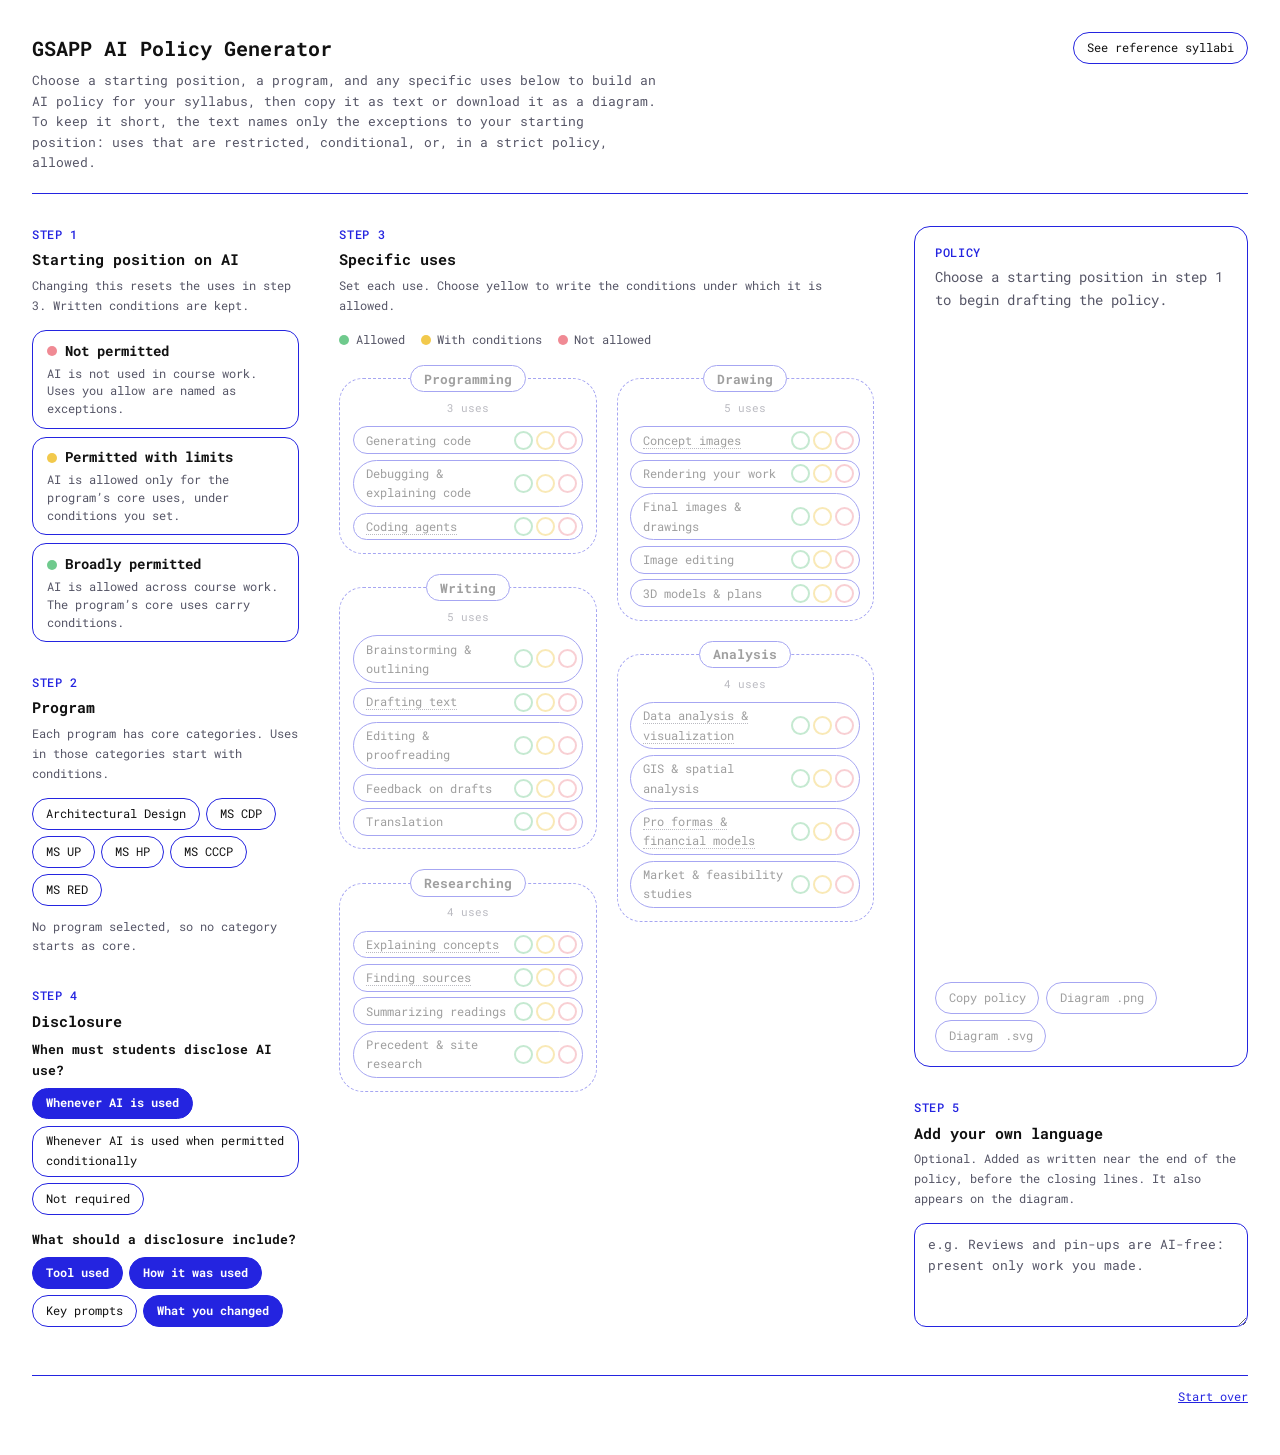
<file: index.html>
<!doctype html>
<html lang="en">
<head>
<meta charset="utf-8">
<meta name="viewport" content="width=device-width,initial-scale=1">
<title>GSAPP AI Policy Generator</title>
<meta name="description" content="Build a course AI policy for Columbia GSAPP syllabi.">
<link rel="icon" href="data:image/svg+xml,<svg xmlns='http://www.w3.org/2000/svg' viewBox='0 0 100 100'><text y='.9em' font-size='90'>🤖</text></svg>">
<link rel="preconnect" href="https://fonts.googleapis.com">
<link rel="preconnect" href="https://fonts.gstatic.com" crossorigin>
<link href="https://fonts.googleapis.com/css2?family=Roboto+Mono:ital,wght@0,400;0,500;0,700;1,400&display=swap" rel="stylesheet">
<link rel="stylesheet" href="style.css">
</head>
<body>
<main>
  <div class="layout" id="layout">
    <header class="top">
      <div>
        <h1>GSAPP AI Policy Generator</h1>
        <p class="lede">Choose a starting position, a program, and any specific uses below to build an AI policy for your syllabus, then copy it as text or download it as a diagram. To keep it short, the text names only the exceptions to your starting position: uses that are restricted, conditional, or, in a strict policy, allowed.</p>
      </div>
      <a class="pill" id="refLink" href="references.html">See reference syllabi</a>
    </header>

    <div class="col" id="left">
    <section id="s1" aria-labelledby="levelTitle">
      <span class="step">Step 1</span>
      <h2 id="levelTitle">Starting position on AI</h2>
      <p class="hint">Changing this resets the uses in step 3. Written conditions are kept.</p>
      <div class="levels" id="levels" role="radiogroup" aria-labelledby="levelTitle"></div>
    </section>

    <section id="s2" aria-labelledby="programTitle">
      <span class="step">Step 2</span>
      <h2 id="programTitle">Program</h2>
      <p class="hint">Each program has core categories. Uses in those categories start with conditions.</p>
      <div class="pills" id="programs" role="radiogroup" aria-labelledby="programTitle"></div>
      <p class="core-note" id="coreNote"></p>
    </section>

    <section id="s4" aria-labelledby="discTitle">
      <span class="step">Step 4</span>
      <h2 id="discTitle">Disclosure</h2>
      <p class="sub" id="whenLabel">When must students disclose AI use?</p>
      <div class="pills" id="when" role="radiogroup" aria-labelledby="whenLabel"></div>
      <p class="sub">What should a disclosure include?</p>
      <div class="pills" id="include"></div>
    </section>
    </div>

    <div class="col" id="mid">
    <section id="s3" aria-labelledby="useTitle">
      <span class="step">Step 3</span>
      <h2 id="useTitle">Specific uses</h2>
      <p class="hint">Set each use. Choose yellow to write the conditions under which it is allowed.</p>
      <div class="legend">
        <span><i style="background:var(--yes)"></i>Allowed</span>
        <span><i style="background:var(--cond)"></i>With conditions</span>
        <span><i style="background:var(--no)"></i>Not allowed</span>
      </div>
      <div class="media inactive" id="media"></div>
    </section>
    </div>

    <div class="col" id="right">
    <section class="policy collapsed" id="policyBox" aria-label="Generated policy">
      <span class="step">Policy</span>
      <div class="policy-text" id="policy" aria-live="polite"></div>
      <div class="policy-actions">
        <button class="pill" id="expand" aria-expanded="false">Expand ↓</button>
        <button class="pill" id="copy">Copy policy</button>
        <button class="pill" id="png">Diagram .png</button>
        <button class="pill" id="svg">Diagram .svg</button>
        <span class="status" id="feedback" role="status"></span>
      </div>
    </section>

    <section id="s5" aria-labelledby="ownTitle">
      <span class="step">Step 5</span>
      <h2 id="ownTitle">Add your own language</h2>
      <p class="hint">Optional. Added as written near the end of the policy, before the closing lines. It also appears on the diagram.</p>
      <textarea id="extra" rows="4" aria-labelledby="ownTitle" placeholder="e.g. Reviews and pin-ups are AI-free: present only work you made."></textarea>
    </section>
    </div>
  </div>

  <footer>
    <button id="reset">Start over</button>
  </footer>
</main>

<script src="syllabi.js"></script>
<script src="script.js"></script>
</body>
</html>
</file>
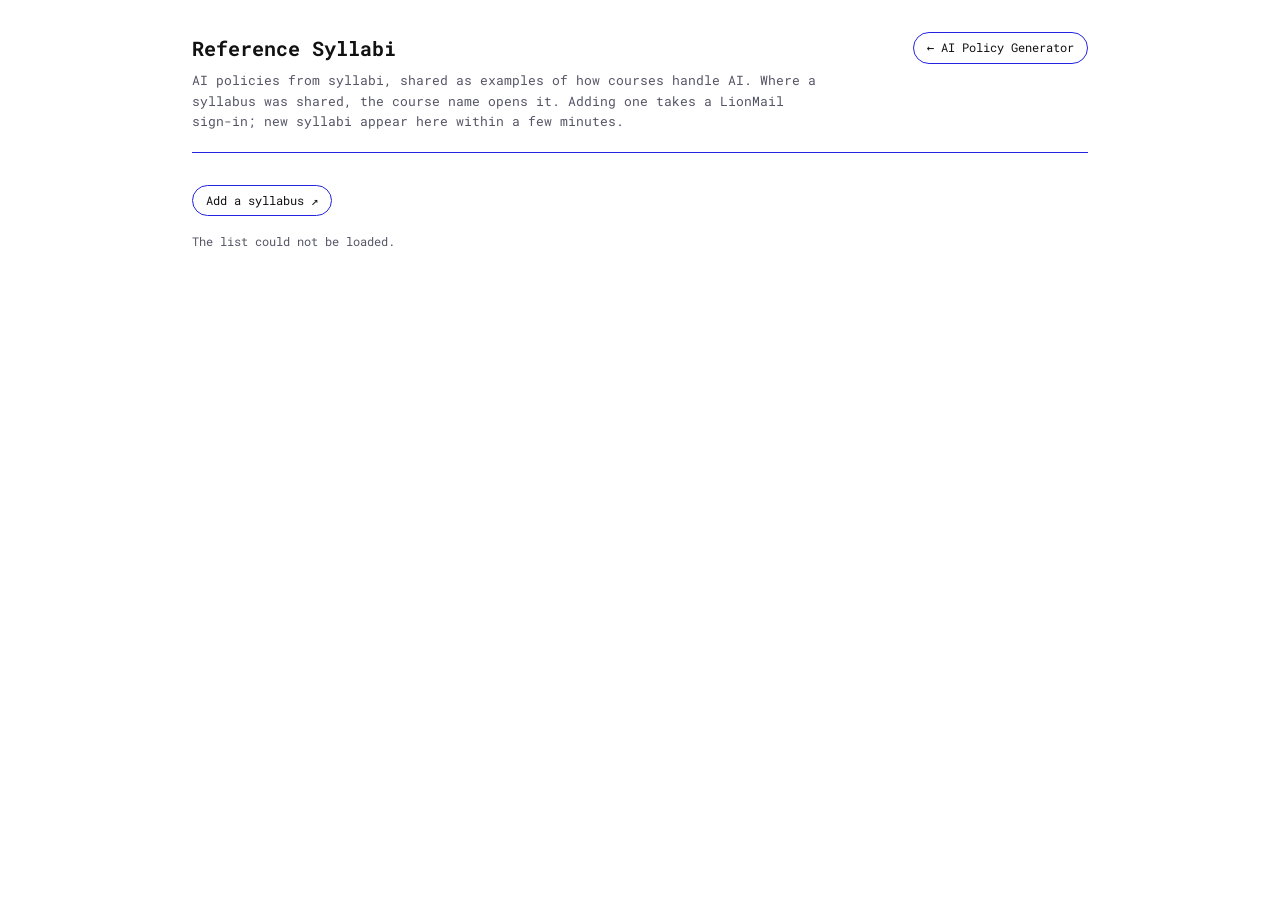
<file: references.html>
<!doctype html>
<html lang="en">
<head>
<meta charset="utf-8">
<meta name="viewport" content="width=device-width,initial-scale=1">
<title>Reference Syllabi</title>
<meta name="description" content="Syllabi and their AI policies, shared by GSAPP faculty and others.">
<link rel="icon" href="data:image/svg+xml,<svg xmlns='http://www.w3.org/2000/svg' viewBox='0 0 100 100'><text y='.9em' font-size='90'>🤖</text></svg>">
<link rel="preconnect" href="https://fonts.googleapis.com">
<link rel="preconnect" href="https://fonts.gstatic.com" crossorigin>
<link href="https://fonts.googleapis.com/css2?family=Roboto+Mono:ital,wght@0,400;0,500;0,700;1,400&display=swap" rel="stylesheet">
<link rel="stylesheet" href="style.css">
</head>
<body>
<main class="refs-page">
  <header class="top">
    <div>
      <h1>Reference Syllabi</h1>
      <p class="lede">AI policies from syllabi, shared as examples of how courses handle AI. Where a syllabus was shared, the course name opens it. Adding one takes a LionMail sign-in; new syllabi appear here within a few minutes.</p>
    </div>
    <div class="top-actions">
      <a class="pill" href="./">← AI Policy Generator</a>
    </div>
  </header>

  <a class="pill add-link" id="addLink" target="_blank" rel="noopener noreferrer">Add a syllabus ↗</a>
  <p class="hint" id="count"></p>
  <div class="refs" id="refs"></div>
</main>

<script src="syllabi.js"></script>
<script src="references.js"></script>
</body>
</html>
</file>
<file: style.css>
/* Color scheme, after the SMT course site turned inside out: a white ground,
   the site's blue for rules, accents, and buttons, and its green for text
   selection and link hover. Nothing below carries a literal color. */
:root {
  --bg:      #ffffff;
  --fg:      #111111;
  --fg-dim:  #555566;
  --blue:    #2424e0;
  --blue-fg: #ffffff;              /* text on blue: hovered and active buttons */
  --hi:      #00ff00;              /* highlighter: text selection, link hover */
  --hi-fg:   #000000;
  /* Status, softened. --x is the mark, --x-tint fills a chip. */
  --yes:     #6fca8d;  --yes-tint:  #e3f6e9;
  --cond:    #f2c94c;  --cond-tint: #fdf3cf;
  --no:      #f08a94;  --no-tint:   #fde3e5;
}

* { margin: 0; padding: 0; box-sizing: border-box; }
body {
  font: 14px/1.6 'Roboto Mono', monospace;
  color: var(--fg);
  background: var(--bg);
}
::selection { background: var(--hi); color: var(--hi-fg); }
a { color: var(--blue); text-decoration: underline; }
a:hover { background: var(--hi); color: var(--hi-fg); text-decoration: none; }
button, input, textarea { font: inherit; color: inherit; }
button { cursor: pointer; background: none; border: 0; }
:focus-visible { outline: 2px solid var(--blue); outline-offset: 2px; }
[hidden] { display: none !important; }

main { max-width: 1440px; margin: 0 auto; padding: 2rem 2rem 3rem; }
h1 { font-size: 1.25rem; font-weight: 700; margin-bottom: 1.5rem; }
h2 { font-size: 0.95rem; font-weight: 700; margin-bottom: 0.25rem; }
.step { display: block; font-size: 0.72rem; font-weight: 500; letter-spacing: 0.06em; text-transform: uppercase; color: var(--blue); margin-bottom: 0.2rem; }
.hint { font-size: 0.78rem; color: var(--fg-dim); margin-bottom: 0.9rem; }

/* Three columns: the short steps, the uses, and the policy they build,
   which runs from below the title to the bottom of the longer step column. */
.layout {
  display: grid; gap: 2rem 2.5rem; align-items: start;
  grid-template-columns: minmax(0, 1fr) minmax(0, 2fr) minmax(0, 1.25fr);
  grid-template-areas: "title title title" "left mid right";
}
.col { display: flex; flex-direction: column; gap: 2rem; min-width: 0; }
#left { grid-area: left; } #mid { grid-area: mid; } #right { grid-area: right; }
.top {
  grid-area: title; display: flex; justify-content: space-between; align-items: flex-start; gap: 1.5rem;
  padding-bottom: 1.25rem; border-bottom: 1px solid var(--blue);
}
.top h1 { margin-bottom: 0.4rem; }
.lede { font-size: 0.8rem; color: var(--fg-dim); max-width: 78ch; }
.top > .pill { flex-shrink: 0; text-decoration: none; color: var(--fg); }
#policyBox { grid-area: policy; }
#s1 { grid-area: s1; } #s2 { grid-area: s2; } #s3 { grid-area: s3; } #s4 { grid-area: s4; } #s5 { grid-area: s5; }
/* The step columns set the height; contain: size keeps the right column from
   adding to it. The policy takes what step 5 leaves and scrolls inside. */
@media (min-width: 701px) {
  #right { align-self: stretch; contain: size; }
  #policyBox { flex: 1; min-height: 0; display: flex; flex-direction: column; }
  #policyBox .policy-text { flex: 1; overflow-y: auto; }
}

/* Pills, as in the course site's nav */
.pills { display: flex; flex-wrap: wrap; gap: 0.4rem; }
.pill {
  border: 1px solid var(--blue); border-radius: 50px;
  padding: 0.3rem 0.8rem; font-size: 0.78rem; white-space: nowrap;
  transition: background 0.15s ease, color 0.15s ease;
}
.pill:hover, .pill[aria-pressed="true"], .pill[aria-checked="true"] { background: var(--blue); color: var(--blue-fg); }
.pill[aria-pressed="true"], .pill[aria-checked="true"] { font-weight: 700; }
.pill:disabled { opacity: 0.4; pointer-events: none; }

/* Policy */
.policy { border: 1px solid var(--blue); border-radius: 16px; padding: 1.1rem 1.25rem 0.9rem; background: var(--bg); }
.policy-text { position: relative; font-size: 0.85rem; line-height: 1.7; overflow: hidden; }
.policy-text p + p, .policy-text p + ul, .policy-text ul + p { margin-top: 0.7rem; }
.policy-text ul { padding-left: 1.2rem; margin-top: 0.3rem; }
.policy-text .empty { color: var(--fg-dim); }
@media (max-width: 700px) {
  .policy.collapsed .policy-text { max-height: 10.2em; }
  .policy.collapsed.overflows .policy-text::after {
    content: ''; position: absolute; left: 0; right: 0; bottom: 0; height: 3.4em;
    background: linear-gradient(rgba(255, 255, 255, 0), var(--bg));
  }
}
.policy-actions { display: flex; gap: 0.4rem; align-items: center; margin-top: 0.8rem; flex-wrap: wrap; }
.policy-actions .status { font-size: 0.75rem; color: var(--fg-dim); margin-left: auto; }

/* Step 1 */
.levels { display: grid; gap: 0.5rem; }
.level {
  text-align: left; border: 1px solid var(--blue); border-radius: 14px;
  padding: 0.6rem 0.9rem; display: grid; gap: 0.15rem;
  transition: background 0.15s ease, color 0.15s ease;
}
.level:hover { background: var(--blue); color: var(--blue-fg); }
.level:hover span { color: var(--blue-fg); }
.level[aria-checked="true"], .level[aria-checked="true"]:hover { background: var(--tint); color: var(--fg); }
.level[aria-checked="true"] span { color: var(--fg); }
.level strong { font-size: 0.85rem; display: flex; align-items: center; gap: 0.5rem; }
.level strong i { width: 10px; height: 10px; border-radius: 50%; background: var(--tone); flex-shrink: 0; }
.level span { font-size: 0.74rem; color: var(--fg-dim); line-height: 1.5; }
.level.red { --tone: var(--no); --tint: var(--no-tint); }
.level.yellow { --tone: var(--cond); --tint: var(--cond-tint); }
.level.green { --tone: var(--yes); --tint: var(--yes-tint); }
.core-note { font-size: 0.75rem; color: var(--fg-dim); margin-top: 0.7rem; }

/* Step 3: one dashed tray per medium, its name set into the top edge */
.legend { display: flex; flex-wrap: wrap; gap: 0.4rem 1rem; font-size: 0.75rem; color: var(--fg-dim); margin-bottom: 1rem; }
.legend span { display: inline-flex; align-items: center; gap: 0.4rem; }
.legend i { width: 10px; height: 10px; border-radius: 50%; }
/* Packed in two columns with one gap across and down. The legend pill sits
   above each box's border, so the gap is measured to the pill's top. */
.media { columns: 2; column-gap: 1.25rem; }
.medium { break-inside: avoid; margin-bottom: 1.25rem; }
.media.inactive { opacity: 0.4; pointer-events: none; }
.medium { border: 1.5px dashed var(--blue); border-radius: 24px; padding: 0.4rem 0.8rem 0.8rem; min-width: 0; width: 100%; }
.medium legend {
  margin: 0 auto; padding: 0.15rem 0.8rem; border: 1px solid var(--blue); border-radius: 50px;
  background: var(--bg); font-size: 0.8rem; font-weight: 700;
}
.medium.core legend { background: var(--blue); color: var(--blue-fg); }
.medium.core legend::after { content: ' · core'; font-weight: 400; }
.medium .tally { font-size: 0.7rem; color: var(--fg-dim); text-align: center; margin-bottom: 0.6rem; }
.uses { display: flex; flex-direction: column; gap: 0.35rem; }
.use {
  display: flex; flex-wrap: wrap; align-items: center; gap: 0.45rem;
  border: 1px solid var(--blue); border-radius: 50px;
  padding: 0.2rem 0.3rem 0.2rem 0.75rem; font-size: 0.76rem; text-align: left;
}
.use.yes { background: var(--yes-tint); }
.use.cond { background: var(--cond-tint); border-radius: 16px; padding-bottom: 0.4rem; }
.use.no { background: var(--no-tint); }
.use .label { flex: 1; min-width: 0; }
.use .label abbr { text-decoration: none; cursor: help; border-bottom: 1px dotted var(--fg-dim); }
.tri { display: inline-flex; gap: 3px; }
.tri button {
  width: 19px; height: 19px; border-radius: 50%; border: 2px solid var(--c); background: var(--bg);
  color: transparent; font-size: 10px; font-weight: 700; line-height: 1; display: grid; place-items: center;
}
.tri button:hover { background: var(--blue); border-color: var(--blue); }
.tri button[aria-checked="true"] { background: var(--c); color: var(--fg); }
.tri .yes { --c: var(--yes); } .tri .cond { --c: var(--cond); } .tri .no { --c: var(--no); }
.use input {
  flex-basis: 100%; border: 1px solid var(--blue); border-radius: 8px; background: var(--bg);
  padding: 0.3rem 0.5rem; font-size: 0.74rem; margin-right: 0.3rem;
}

/* Steps 4 and 5 */
.sub { font-size: 0.8rem; font-weight: 700; margin: 0.9rem 0 0.45rem; }
#s4 .sub:first-of-type { margin-top: 0.4rem; }
.pills.disabled { opacity: 0.4; pointer-events: none; }
#when .pill { white-space: normal; text-align: left; border-radius: 16px; }
#extra {
  display: block; width: 100%; resize: vertical; border: 1px solid var(--blue); border-radius: 12px;
  background: var(--bg); padding: 0.6rem 0.8rem; font-size: 0.8rem; line-height: 1.6;
}
#extra::placeholder, .use input::placeholder { color: var(--fg-dim); }

footer { margin-top: 3rem; padding-top: 0.8rem; border-top: 1px solid var(--blue); font-size: 0.72rem; display: flex; justify-content: flex-end; }
footer button { text-decoration: underline; color: var(--blue); }
footer button:hover { background: var(--blue); color: var(--blue-fg); text-decoration: none; }

@media (max-width: 1100px) {
  .layout {
    grid-template-columns: minmax(0, 1.5fr) minmax(0, 1fr);
    grid-template-areas: "title title" "s1 right" "s2 right" "s3 right" "s4 right";
  }
  #left, #mid { display: contents; }
}
@media (max-width: 700px) {
  main { padding: 1.5rem 16px 2.5rem; }
  .top { flex-direction: column; gap: 0.8rem; }
  .layout { grid-template-columns: 1fr; grid-template-areas: "title" "policy" "s1" "s2" "s3" "s4" "s5"; }
  .col { display: contents; }
  .media { columns: 1; }
}
@media print {
  main > footer, .layout > :not(#right), #s5 { display: none !important; }
  .layout, #right { display: block; contain: none; }
  .policy { border: 0; padding: 0; }
  .policy.collapsed .policy-text { max-height: none; }
  .policy-text::after, .policy-actions { display: none !important; }
}

/* Reference syllabi page */
.refs-page { max-width: 960px; }
.refs-page .top { margin-bottom: 2rem; }
.top-actions { display: flex; gap: 0.4rem; flex-wrap: wrap; justify-content: flex-end; }
.top-actions .pill, .add-link { text-decoration: none; color: var(--fg); }
.add-link { display: inline-block; margin-bottom: 1rem; }
.refs { display: grid; gap: 1rem; }
.syllabus { border: 1px solid var(--blue); border-radius: 16px; padding: 1rem 1.25rem; }
.syllabus h2 a { color: var(--fg); }
.syllabus .faculty { font-size: 0.8rem; color: var(--fg-dim); }
.syllabus blockquote { margin-top: 0.8rem; padding-left: 0.9rem; border-left: 1.5px dashed var(--blue); font-size: 0.8rem; line-height: 1.7; }
.syllabus blockquote p + p { margin-top: 0.6rem; }
@media (max-width: 700px) {
  .top-actions { justify-content: flex-start; }
}
</file>
